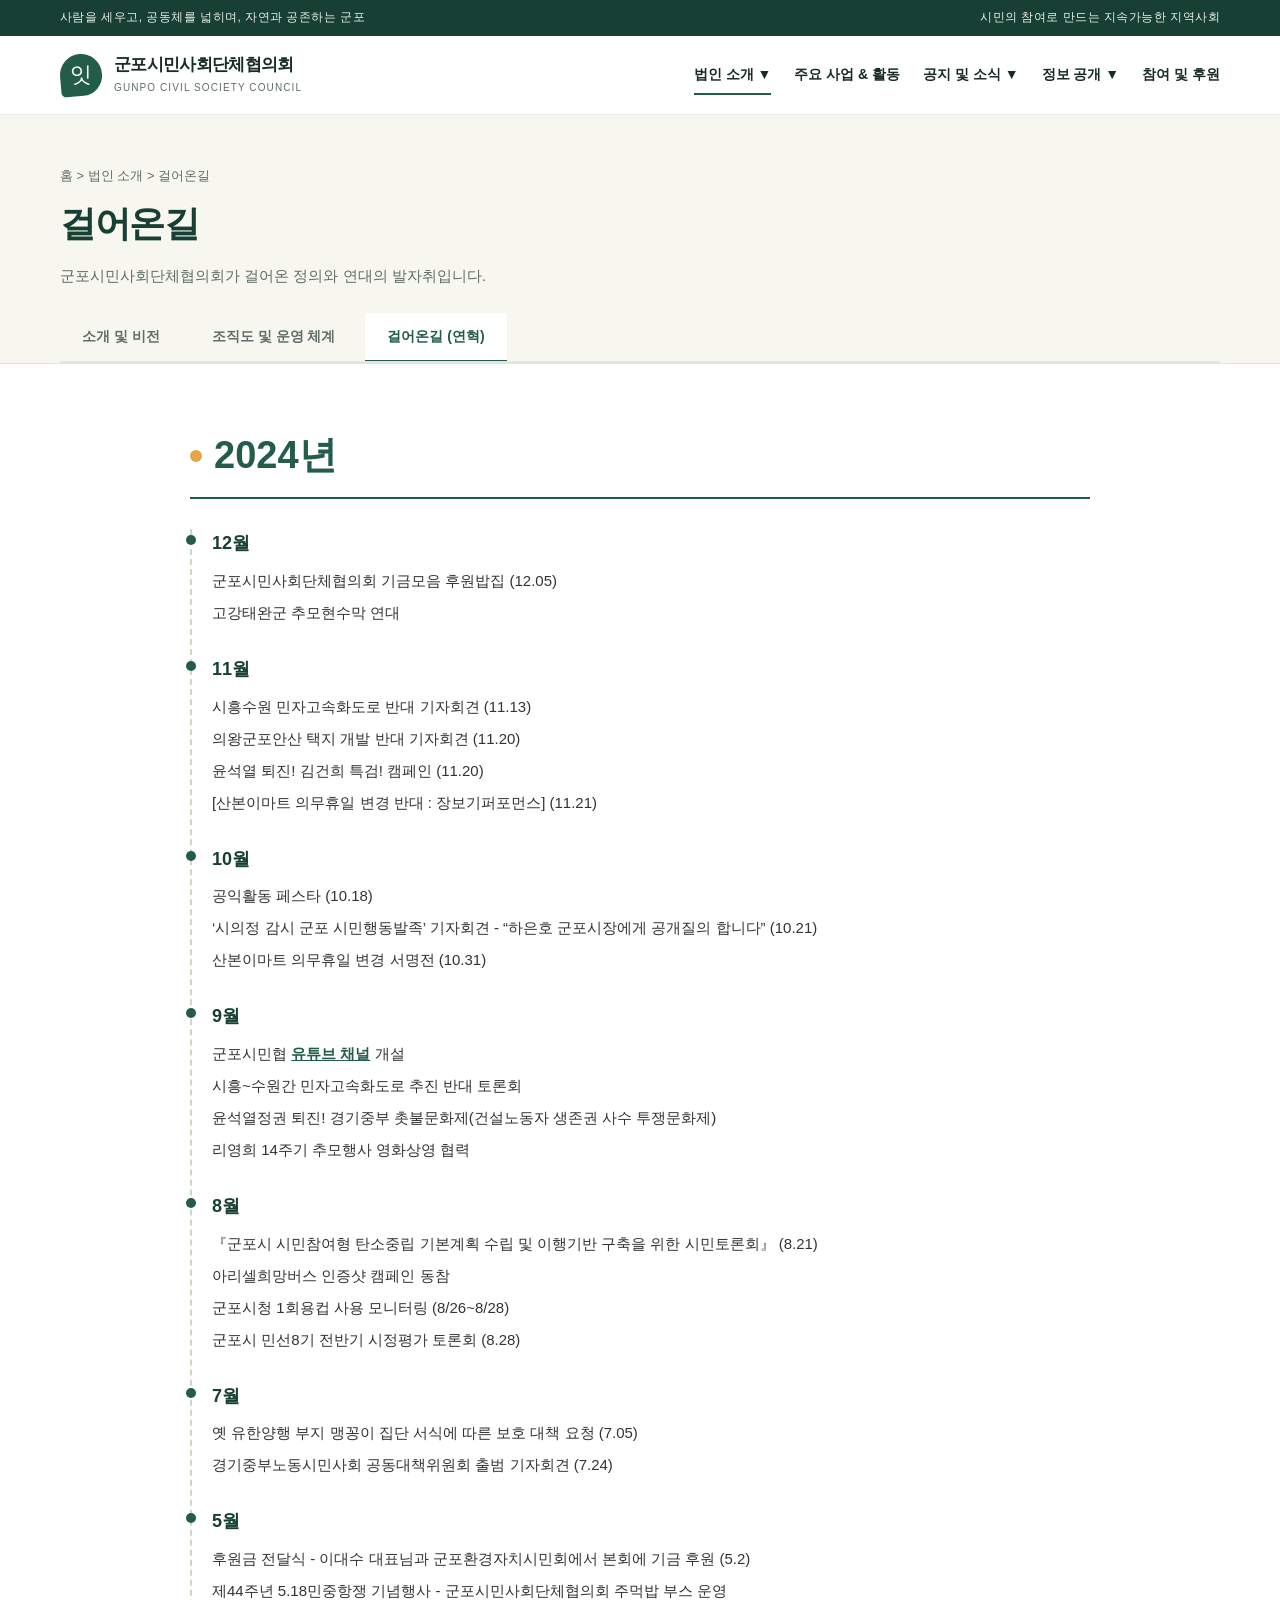
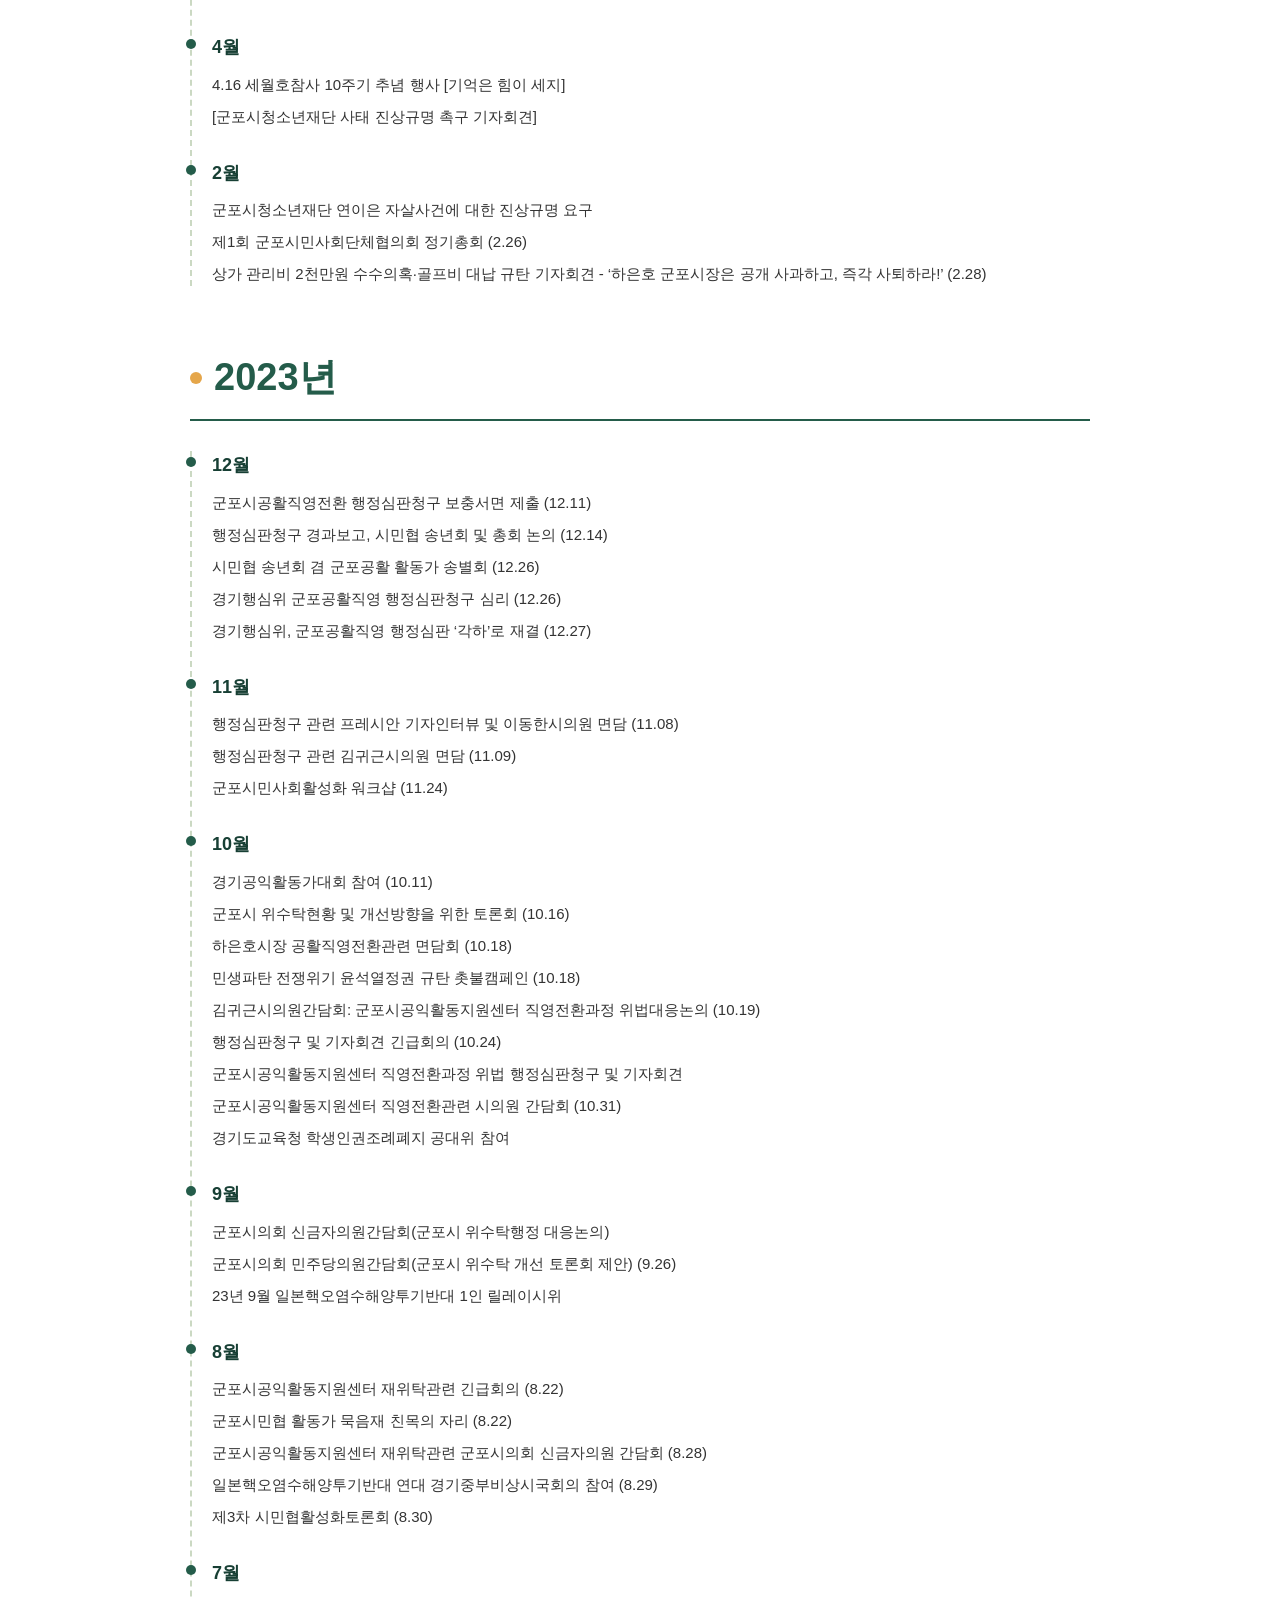
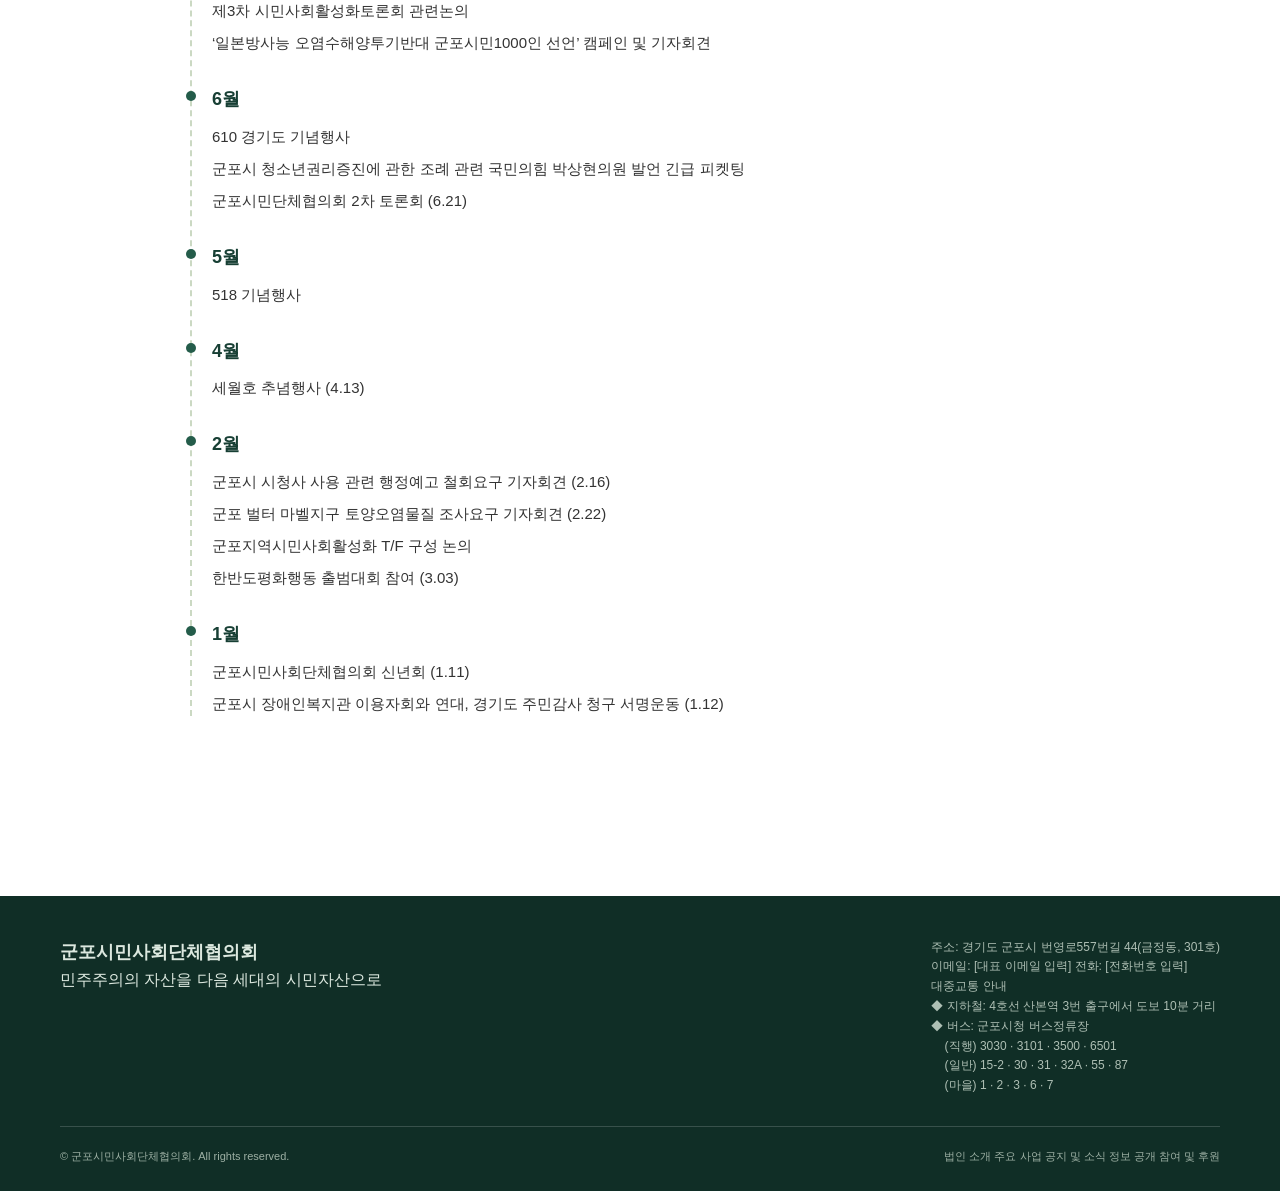
<file: history.html>
<!doctype html>
<html lang="ko">
<head>
  <meta charset="utf-8">
  <meta name="viewport" content="width=device-width, initial-scale=1">
  <meta name="description" content="군포시민사회단체협의회 - 걸어온길 (연혁)">
  <title>걸어온길 | 군포시민사회단체협의회</title>
  <style>
    :root {
      --ink: #172b28;
      --muted: #5e6d68;
      --green: #245c4a;
      --green-dark: #173f34;
      --lime: #d8e8a5;
      --cream: #f7f6ef;
      --paper: #fff;
      --line: #e2e6dc;
      --accent: #e5a64a;
      --max: 1160px;
    }
    * { box-sizing: border-box; }
    html { scroll-behavior: smooth; scroll-padding-top: 88px; }
    body { margin: 0; font-family: "Pretendard", "Noto Sans KR", -apple-system, BlinkMacSystemFont, "Segoe UI", sans-serif; color: var(--ink); line-height: 1.65; background: var(--paper); }
    a { color: inherit; text-decoration: none; }
    button { font: inherit; }
    .wrap { width: min(var(--max), calc(100% - 44px)); margin-inline: auto; }
    
    .topline { background: var(--green-dark); color: #e9f0e8; font-size: 12px; letter-spacing: .04em; }
    .topline .wrap { display:flex; justify-content:space-between; gap:16px; padding:8px 0; }
    header { position: sticky; top: 0; z-index: 20; background: rgba(255,255,255,.96); border-bottom: 1px solid rgba(23,63,52,.10); backdrop-filter: blur(12px); }
    .navrow { min-height: 78px; display:flex; align-items:center; justify-content:space-between; gap:28px; }
    .brand { display:flex; align-items:center; gap:12px; min-width: 240px; }
    .brandmark { display:grid; place-items:center; width:42px; height:42px; border-radius:50% 50% 48% 12%; background:var(--green); color:white; font-size:22px; transform:rotate(-5deg); }
    .brandmark span { transform:rotate(5deg); }
    .brand strong { display:block; font-size:17px; letter-spacing:-.04em; line-height:1.3; }
    .brand small { display:block; margin-top:4px; font-size:10px; color:var(--muted); letter-spacing:.11em; }
    
    /* PC 네비게이션 및 드롭다운 */
    nav { display:flex; align-items:center; gap:23px; }
    .nav-group { position: relative; }
    .navitem { position:relative; padding:27px 0; font-size:14px; font-weight:700; white-space:nowrap; display: inline-block; cursor: pointer; }
    .navitem::after { content:""; position:absolute; bottom:18px; left:0; width:0; height:2px; background:var(--green); transition:width .2s; }
    .nav-group:hover .navitem::after, .navitem.active::after { width:100%; }
    
    .dropdown {
      display: none; position: absolute; top: 100%; left: 0; background: #ffffff;
      min-width: 190px; box-shadow: 0 8px 20px rgba(0,0,0,0.08); border: 1px solid var(--line);
      border-radius: 4px; padding: 8px 0; z-index: 100;
    }
    .nav-group:hover .dropdown { display: block; }
    .dropdown a { display: block; padding: 10px 18px; font-size: 13px; font-weight: 600; color: var(--ink); transition: background 0.2s, color 0.2s; }
    .dropdown a:hover, .dropdown a.active { background: var(--cream); color: var(--green); }

    .nav-cta { padding:11px 17px; border-radius:4px; background:var(--green); color:white; font-size:13px; font-weight:700; white-space:nowrap; }
    .menu-toggle { display:none; border:1px solid var(--line); background:white; padding:8px 11px; border-radius:5px; cursor: pointer; }

    .page-header { background: var(--cream); padding: 50px 0 0; border-bottom: 1px solid var(--line); }
    .page-title-area { text-align: left; }
    .page-title-area .breadcrumb { font-size: 13px; color: var(--muted); margin-bottom: 8px; }
    .page-title-area h1 { margin: 0; font-size: 36px; color: var(--green-dark); letter-spacing: -.04em; }
    .page-title-area p { margin: 10px 0 0; color: var(--muted); font-size: 15px; }

    .sub-tabs { display: flex; gap: 8px; margin-top: 25px; border-bottom: 2px solid var(--line); overflow-x: auto; }
    .sub-tabs a { padding: 12px 22px; font-size: 14px; font-weight: 700; color: var(--muted); border-bottom: 3px solid transparent; margin-bottom: -2px; white-space: nowrap; }
    .sub-tabs a.active { color: var(--green); border-bottom-color: var(--green); background: #fff; border-radius: 4px 4px 0 0; }

    .section { padding: 60px 0; }
    
    .history-section { max-width: 900px; margin: 0 auto; }
    .year-block { margin-bottom: 60px; position: relative; }
    .year-title {
      font-size: 38px;
      font-weight: 800;
      color: var(--green);
      border-bottom: 2px solid var(--green);
      padding-bottom: 10px;
      margin-bottom: 30px;
      display: flex;
      align-items: center;
      gap: 12px;
    }
    .year-title::before {
      content: "";
      display: inline-block;
      width: 12px;
      height: 12px;
      background: var(--accent);
      border-radius: 50%;
    }

    .timeline { position: relative; padding-left: 20px; border-left: 2px dashed #cbd9c3; }
    .month-group { margin-bottom: 30px; position: relative; }
    .month-group::before {
      content: "";
      position: absolute;
      left: -26px;
      top: 6px;
      width: 10px;
      height: 10px;
      border-radius: 50%;
      background: var(--green);
    }
    .month-badge {
      font-size: 18px;
      font-weight: 800;
      color: var(--green-dark);
      margin-bottom: 10px;
    }
    .history-list { list-style: none; padding: 0; margin: 0; }
    .history-list li {
      position: relative;
      font-size: 15px;
      color: #333;
      margin-bottom: 8px;
      line-height: 1.6;
    }
    .history-list li a { color: var(--green); font-weight: 600; text-decoration: underline; }
    .history-list li a:hover { color: var(--green-dark); }

    footer { background:#102e26; color:#dce8df; padding:42px 0 26px; margin-top: 60px; }
    .footer-top { display:flex; justify-content:space-between; gap:30px; padding-bottom:30px; border-bottom:1px solid rgba(255,255,255,.17); }
    .footer-brand { font-size:18px; font-weight:800; }
    .footer-copy { max-width:520px; color:#aebfb4; font-size:12px; }
    .footer-bottom { display:flex; justify-content:space-between; gap:20px; padding-top:20px; color:#9db0a4; font-size:11px; }

    @media (max-width: 950px) {
      .navrow { min-height:70px; }
      nav { gap:13px; }
      .navitem { font-size:12px; }
      .nav-cta { display:none; }
    }

    @media (max-width: 740px) {
      .wrap { width:min(100% - 32px, var(--max)); }
      .topline .wrap { font-size:10px; }
      .navrow { flex-wrap:wrap; padding:13px 0; }
      .brand { min-width:0; }
      .brand strong { font-size:15px; }
      .menu-toggle { display:block; }
      
      nav { display:none; flex-basis:100%; flex-direction:column; align-items:stretch; gap:0; padding:4px 0 8px; }
      nav.open { display:flex; }
      
      .nav-group { width: 100%; }
      .navitem { padding:13px 4px; font-size:14px; border-top:1px solid var(--line); width:100%; display: flex; justify-content: space-between; align-items: center; }
      .navitem::after { display:none; }
      .navitem .arrow { font-size: 10px; transition: transform 0.2s; }
      .nav-group.open .navitem .arrow { transform: rotate(180deg); }
      
      .nav-group:hover .dropdown { display: none; }
      .dropdown { position: static; box-shadow: none; border: none; background: #f8f9f4; padding: 4px 0 8px 15px; width: 100%; border-radius: 0; }
      .nav-group.open .dropdown { display: block; }
      .footer-top, .footer-bottom { flex-direction:column; }
    }
  </style>
</head>
<body>
  <div class="topline">
    <div class="wrap"><span>사람을 세우고, 공동체를 넓히며, 자연과 공존하는 군포</span><span>시민의 참여로 만드는 지속가능한 지역사회</span></div>
  </div>
  
  <header>
    <div class="wrap navrow">
      <a class="brand" href="index.html" aria-label="군포시민사회단체협의회 홈">
        <span class="brandmark"><span>잇</span></span>
        <span><strong>군포시민사회단체협의회</strong><small>GUNPO CIVIL SOCIETY COUNCIL</small></span>
      </a>
      <button class="menu-toggle" type="button" aria-expanded="false" aria-controls="main-nav">메뉴 ☰</button>
      
      <nav id="main-nav" aria-label="주 메뉴">
        <div class="nav-group">
          <span class="navitem active">법인 소개 <span class="arrow">▼</span></span>
          <div class="dropdown">
            <a href="index.html#about">소개 및 비전</a>
            <a href="organization.html">조직도 및 운영 체계</a>
            <a href="history.html" class="active">걸어온길 (연혁)</a>
          </div>
        </div>
        <div class="nav-group">
          <a class="navitem" href="index.html#activities">주요 사업 &amp; 활동</a>
        </div>
        <div class="nav-group">
          <span class="navitem">공지 및 소식 <span class="arrow">▼</span></span>
          <div class="dropdown">
            <a href="notice.html">협의회 공지사항</a>
            <a href="statement.html">성명서 · 정책 제안</a>
            <a href="gallery.html">언론 보도 및 활동 갤러리</a>
          </div>
        </div>
        <div class="nav-group">
          <span class="navitem">정보 공개 <span class="arrow">▼</span></span>
          <div class="dropdown">
            <a href="info.html?tab=rules">정관 및 운영 규정</a>
            <a href="info.html?tab=donation">기부금 모금·집행 내역</a>
            <a href="info.html?tab=audit">결산 및 감사 보고서</a>
          </div>
        </div>
        <div class="nav-group">
          <a class="navitem" href="index.html#participate">참여 및 후원</a>
        </div>
      </nav>
         </div>
  </header>

  <section class="page-header">
    <div class="wrap">
      <div class="page-title-area">
        <div class="breadcrumb">홈 &gt; 법인 소개 &gt; 걸어온길</div>
        <h1>걸어온길</h1>
        <p>군포시민사회단체협의회가 걸어온 정의와 연대의 발자취입니다.</p>
      </div>
      <div class="sub-tabs">
        <a href="index.html#about">소개 및 비전</a>
        <a href="organization.html">조직도 및 운영 체계</a>
        <a href="history.html" class="active">걸어온길 (연혁)</a>
      </div>
    </div>
  </section>

  <main class="section">
    <div class="wrap history-section">

      <!-- 2024년 -->
      <div class="year-block">
        <div class="year-title">2024년</div>
        <div class="timeline">

          <div class="month-group">
            <div class="month-badge">12월</div>
            <ul class="history-list">
              <li>군포시민사회단체협의회 기금모음 후원밥집 (12.05)</li>
              <li>고강태완군 추모현수막 연대</li>
            </ul>
          </div>

          <div class="month-group">
            <div class="month-badge">11월</div>
            <ul class="history-list">
              <li>시흥수원 민자고속화도로 반대 기자회견 (11.13)</li>
              <li>의왕군포안산 택지 개발 반대 기자회견 (11.20)</li>
              <li>윤석열 퇴진! 김건희 특검! 캠페인 (11.20)</li>
              <li>[산본이마트 의무휴일 변경 반대 : 장보기퍼포먼스] (11.21)</li>
            </ul>
          </div>

          <div class="month-group">
            <div class="month-badge">10월</div>
            <ul class="history-list">
              <li>공익활동 페스타 (10.18)</li>
              <li>‘시의정 감시 군포 시민행동발족’ 기자회견 - “하은호 군포시장에게 공개질의 합니다” (10.21)</li>
              <li>산본이마트 의무휴일 변경 서명전 (10.31)</li>
            </ul>
          </div>

          <div class="month-group">
            <div class="month-badge">9월</div>
            <ul class="history-list">
              <li>군포시민협 <a href="https://www.youtube.com/channel/UCDsgbE-hwdsBlropMKbCDKA" target="_blank" rel="noopener">유튜브 채널</a> 개설</li>
              <li>시흥~수원간 민자고속화도로 추진 반대 토론회</li>
              <li>윤석열정권 퇴진! 경기중부 촛불문화제(건설노동자 생존권 사수 투쟁문화제)</li>
              <li>리영희 14주기 추모행사 영화상영 협력</li>
            </ul>
          </div>

          <div class="month-group">
            <div class="month-badge">8월</div>
            <ul class="history-list">
              <li>『군포시 시민참여형 탄소중립 기본계획 수립 및 이행기반 구축을 위한 시민토론회』 (8.21)</li>
              <li>아리셀희망버스 인증샷 캠페인 동참</li>
              <li>군포시청 1회용컵 사용 모니터링 (8/26~8/28)</li>
              <li>군포시 민선8기 전반기 시정평가 토론회 (8.28)</li>
            </ul>
          </div>

          <div class="month-group">
            <div class="month-badge">7월</div>
            <ul class="history-list">
              <li>옛 유한양행 부지 맹꽁이 집단 서식에 따른 보호 대책 요청 (7.05)</li>
              <li>경기중부노동시민사회 공동대책위원회 출범 기자회견 (7.24)</li>
            </ul>
          </div>

          <div class="month-group">
            <div class="month-badge">5월</div>
            <ul class="history-list">
              <li>후원금 전달식 - 이대수 대표님과 군포환경자치시민회에서 본회에 기금 후원 (5.2)</li>
              <li>제44주년 5.18민중항쟁 기념행사 - 군포시민사회단체협의회 주먹밥 부스 운영</li>
            </ul>
          </div>

          <div class="month-group">
            <div class="month-badge">4월</div>
            <ul class="history-list">
              <li>4.16 세월호참사 10주기 추념 행사 [기억은 힘이 세지]</li>
              <li>[군포시청소년재단 사태 진상규명 촉구 기자회견]</li>
            </ul>
          </div>

          <div class="month-group">
            <div class="month-badge">2월</div>
            <ul class="history-list">
              <li>군포시청소년재단 연이은 자살사건에 대한 진상규명 요구</li>
              <li>제1회 군포시민사회단체협의회 정기총회 (2.26)</li>
              <li>상가 관리비 2천만원 수수의혹·골프비 대납 규탄 기자회견 - ‘하은호 군포시장은 공개 사과하고, 즉각 사퇴하라!’ (2.28)</li>
            </ul>
          </div>

        </div>
      </div>

      <!-- 2023년 -->
      <div class="year-block">
        <div class="year-title">2023년</div>
        <div class="timeline">

          <div class="month-group">
            <div class="month-badge">12월</div>
            <ul class="history-list">
              <li>군포시공활직영전환 행정심판청구 보충서면 제출 (12.11)</li>
              <li>행정심판청구 경과보고, 시민협 송년회 및 총회 논의 (12.14)</li>
              <li>시민협 송년회 겸 군포공활 활동가 송별회 (12.26)</li>
              <li>경기행심위 군포공활직영 행정심판청구 심리 (12.26)</li>
              <li>경기행심위, 군포공활직영 행정심판 ‘각하’로 재결 (12.27)</li>
            </ul>
          </div>

          <div class="month-group">
            <div class="month-badge">11월</div>
            <ul class="history-list">
              <li>행정심판청구 관련 프레시안 기자인터뷰 및 이동한시의원 면담 (11.08)</li>
              <li>행정심판청구 관련 김귀근시의원 면담 (11.09)</li>
              <li>군포시민사회활성화 워크샵 (11.24)</li>
            </ul>
          </div>

          <div class="month-group">
            <div class="month-badge">10월</div>
            <ul class="history-list">
              <li>경기공익활동가대회 참여 (10.11)</li>
              <li>군포시 위수탁현황 및 개선방향을 위한 토론회 (10.16)</li>
              <li>하은호시장 공활직영전환관련 면담회 (10.18)</li>
              <li>민생파탄 전쟁위기 윤석열정권 규탄 촛불캠페인 (10.18)</li>
              <li>김귀근시의원간담회: 군포시공익활동지원센터 직영전환과정 위법대응논의 (10.19)</li>
              <li>행정심판청구 및 기자회견 긴급회의 (10.24)</li>
              <li>군포시공익활동지원센터 직영전환과정 위법 행정심판청구 및 기자회견</li>
              <li>군포시공익활동지원센터 직영전환관련 시의원 간담회 (10.31)</li>
              <li>경기도교육청 학생인권조례폐지 공대위 참여</li>
            </ul>
          </div>

          <div class="month-group">
            <div class="month-badge">9월</div>
            <ul class="history-list">
              <li>군포시의회 신금자의원간담회(군포시 위수탁행정 대응논의)</li>
              <li>군포시의회 민주당의원간담회(군포시 위수탁 개선 토론회 제안) (9.26)</li>
              <li>23년 9월 일본핵오염수해양투기반대 1인 릴레이시위</li>
            </ul>
          </div>

          <div class="month-group">
            <div class="month-badge">8월</div>
            <ul class="history-list">
              <li>군포시공익활동지원센터 재위탁관련 긴급회의 (8.22)</li>
              <li>군포시민협 활동가 묵음재 친목의 자리 (8.22)</li>
              <li>군포시공익활동지원센터 재위탁관련 군포시의회 신금자의원 간담회 (8.28)</li>
              <li>일본핵오염수해양투기반대 연대 경기중부비상시국회의 참여 (8.29)</li>
              <li>제3차 시민협활성화토론회 (8.30)</li>
            </ul>
          </div>

          <div class="month-group">
            <div class="month-badge">7월</div>
            <ul class="history-list">
              <li>제3차 시민사회활성화토론회 관련논의</li>
              <li>‘일본방사능 오염수해양투기반대 군포시민1000인 선언’ 캠페인 및 기자회견</li>
            </ul>
          </div>

          <div class="month-group">
            <div class="month-badge">6월</div>
            <ul class="history-list">
              <li>610 경기도 기념행사</li>
              <li>군포시 청소년권리증진에 관한 조례 관련 국민의힘 박상현의원 발언 긴급 피켓팅</li>
              <li>군포시민단체협의회 2차 토론회 (6.21)</li>
            </ul>
          </div>

          <div class="month-group">
            <div class="month-badge">5월</div>
            <ul class="history-list">
              <li>518 기념행사</li>
            </ul>
          </div>

          <div class="month-group">
            <div class="month-badge">4월</div>
            <ul class="history-list">
              <li>세월호 추념행사 (4.13)</li>
            </ul>
          </div>

          <div class="month-group">
            <div class="month-badge">2월</div>
            <ul class="history-list">
              <li>군포시 시청사 사용 관련 행정예고 철회요구 기자회견 (2.16)</li>
              <li>군포 벌터 마벨지구 토양오염물질 조사요구 기자회견 (2.22)</li>
              <li>군포지역시민사회활성화 T/F 구성 논의</li>
              <li>한반도평화행동 출범대회 참여 (3.03)</li>
            </ul>
          </div>

          <div class="month-group">
            <div class="month-badge">1월</div>
            <ul class="history-list">
              <li>군포시민사회단체협의회 신년회 (1.11)</li>
              <li>군포시 장애인복지관 이용자회와 연대, 경기도 주민감사 청구 서명운동 (1.12)</li>
            </ul>
          </div>

        </div>
      </div>

    </div>
  </main>

  <footer>
    <div class="wrap">
      <div class="footer-top">
        <div>
          <div class="footer-brand">군포시민사회단체협의회</div>
          <div class="notice">민주주의의 자산을 다음 세대의 시민자산으로</div>
        </div>
        <div class="footer-copy">
          주소: 경기도 군포시 번영로557번길 44(금정동, 301호)<br>
          이메일: [대표 이메일 입력] 전화: [전화번호 입력]<br>
          대중교통 안내<br>
          ◆ 지하철: 4호선 산본역 3번 출구에서 도보 10분 거리<br>
          ◆ 버스: 군포시청 버스정류장<br>
          &nbsp;&nbsp;&nbsp;&nbsp;(직행) 3030 · 3101 · 3500 · 6501<br>
          &nbsp;&nbsp;&nbsp;&nbsp;(일반) 15-2 · 30 · 31 · 32A · 55 · 87<br>
          &nbsp;&nbsp;&nbsp;&nbsp;(마을) 1 · 2 · 3 · 6 · 7
        </div>
      </div>
      <div class="footer-bottom">
        <span>© 군포시민사회단체협의회. All rights reserved.</span>
        <span>법인 소개  주요 사업  공지 및 소식  정보 공개  참여 및 후원</span>
      </div>
    </div>
  </footer>

  <script>
    const toggle = document.querySelector('.menu-toggle');
    const nav = document.querySelector('#main-nav');
    if (toggle && nav) {
      toggle.addEventListener('click', () => {
        const opened = nav.classList.toggle('open');
        toggle.setAttribute('aria-expanded', String(opened));
      });
    }

    const navGroups = document.querySelectorAll('.nav-group');
    navGroups.forEach(group => {
      const item = group.querySelector('.navitem');
      const dropdown = group.querySelector('.dropdown');
      if (dropdown && item) {
        item.addEventListener('click', (e) => {
          if (window.innerWidth <= 740) {
            e.preventDefault();
            navGroups.forEach(otherGroup => {
              if (otherGroup !== group) otherGroup.classList.remove('open');
            });
            group.classList.toggle('open');
          }
        });
      }
    });

    if (nav) {
      nav.querySelectorAll('.dropdown a, a.navitem').forEach(link => {
        link.addEventListener('click', () => {
          nav.classList.remove('open');
          if (toggle) toggle.setAttribute('aria-expanded', 'false');
        });
      });
    }
  </script>
</body>
</html>
</file>
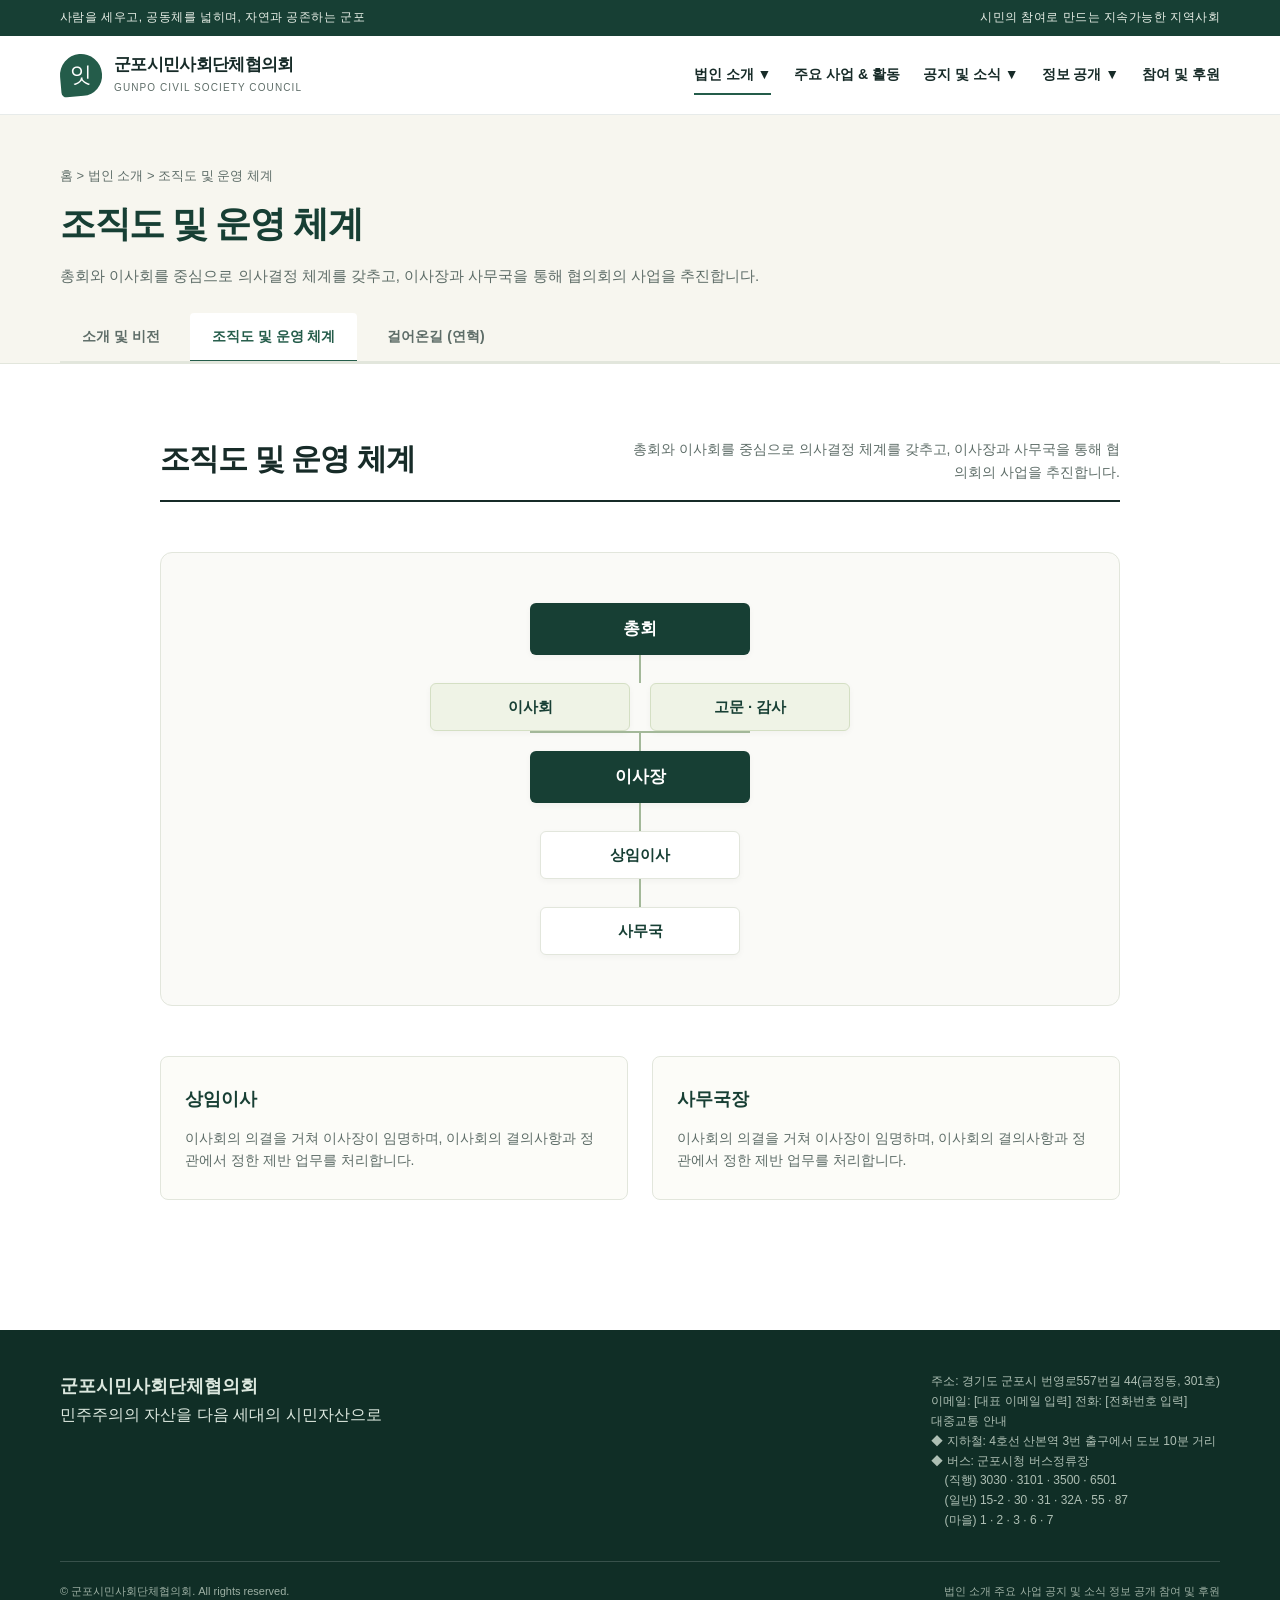
<file: organization.html>
<!doctype html>
<html lang="ko">
<head>
  <meta charset="utf-8">
  <meta name="viewport" content="width=device-width, initial-scale=1">
  <meta name="description" content="군포시민사회단체협의회 - 조직도 및 운영 체계">
  <title>조직도 및 운영 체계 | 군포시민사회단체협의회</title>
  <style>
    :root {
      --ink: #172b28;
      --muted: #5e6d68;
      --green: #245c4a;
      --green-dark: #173f34;
      --lime: #d8e8a5;
      --cream: #f7f6ef;
      --paper: #fff;
      --line: #e2e6dc;
      --accent: #e5a64a;
      --max: 1160px;
    }
    * { box-sizing: border-box; }
    html { scroll-behavior: smooth; scroll-padding-top: 88px; }
    body { margin: 0; font-family: "Pretendard", "Noto Sans KR", -apple-system, BlinkMacSystemFont, "Segoe UI", sans-serif; color: var(--ink); line-height: 1.65; background: var(--paper); }
    a { color: inherit; text-decoration: none; }
    button { font: inherit; }
    .wrap { width: min(var(--max), calc(100% - 44px)); margin-inline: auto; }
    
    .topline { background: var(--green-dark); color: #e9f0e8; font-size: 12px; letter-spacing: .04em; }
    .topline .wrap { display:flex; justify-content:space-between; gap:16px; padding:8px 0; }
    header { position: sticky; top: 0; z-index: 20; background: rgba(255,255,255,.96); border-bottom: 1px solid rgba(23,63,52,.10); backdrop-filter: blur(12px); }
    .navrow { min-height: 78px; display:flex; align-items:center; justify-content:space-between; gap:28px; }
    .brand { display:flex; align-items:center; gap:12px; min-width: 240px; }
    .brandmark { display:grid; place-items:center; width:42px; height:42px; border-radius:50% 50% 48% 12%; background:var(--green); color:white; font-size:22px; transform:rotate(-5deg); }
    .brandmark span { transform:rotate(5deg); }
    .brand strong { display:block; font-size:17px; letter-spacing:-.04em; line-height:1.3; }
    .brand small { display:block; margin-top:4px; font-size:10px; color:var(--muted); letter-spacing:.11em; }
    
    /* PC 네비게이션 및 드롭다운 */
    nav { display:flex; align-items:center; gap:23px; }
    .nav-group { position: relative; }
    .navitem { position:relative; padding:27px 0; font-size:14px; font-weight:700; white-space:nowrap; display: inline-block; cursor: pointer; }
    .navitem::after { content:""; position:absolute; bottom:18px; left:0; width:0; height:2px; background:var(--green); transition:width .2s; }
    .nav-group:hover .navitem::after, .navitem.active::after { width:100%; }
    
    .dropdown {
      display: none; position: absolute; top: 100%; left: 0; background: #ffffff;
      min-width: 190px; box-shadow: 0 8px 20px rgba(0,0,0,0.08); border: 1px solid var(--line);
      border-radius: 4px; padding: 8px 0; z-index: 100;
    }
    .nav-group:hover .dropdown { display: block; }
    .dropdown a { display: block; padding: 10px 18px; font-size: 13px; font-weight: 600; color: var(--ink); transition: background 0.2s, color 0.2s; }
    .dropdown a:hover, .dropdown a.active { background: var(--cream); color: var(--green); }

    .nav-cta { padding:11px 17px; border-radius:4px; background:var(--green); color:white; font-size:13px; font-weight:700; white-space:nowrap; }
    .menu-toggle { display:none; border:1px solid var(--line); background:white; padding:8px 11px; border-radius:5px; cursor: pointer; }

    .page-header { background: var(--cream); padding: 50px 0 0; border-bottom: 1px solid var(--line); }
    .page-title-area { text-align: left; }
    .page-title-area .breadcrumb { font-size: 13px; color: var(--muted); margin-bottom: 8px; }
    .page-title-area h1 { margin: 0; font-size: 36px; color: var(--green-dark); letter-spacing: -.04em; }
    .page-title-area p { margin: 10px 0 0; color: var(--muted); font-size: 15px; }

    .sub-tabs { display: flex; gap: 8px; margin-top: 25px; border-bottom: 2px solid var(--line); overflow-x: auto; }
    .sub-tabs a { padding: 12px 22px; font-size: 14px; font-weight: 700; color: var(--muted); border-bottom: 3px solid transparent; margin-bottom: -2px; white-space: nowrap; }
    .sub-tabs a.active { color: var(--green); border-bottom-color: var(--green); background: #fff; border-radius: 4px 4px 0 0; }

    .section { padding: 70px 0; }
    .org-container { max-width: 960px; margin: 0 auto; }
    
    .section-title-wrap {
      display: flex;
      justify-content: space-between;
      align-items: flex-end;
      margin-bottom: 50px;
      border-bottom: 2px solid var(--ink);
      padding-bottom: 16px;
    }
    .section-title-wrap h2 {
      margin: 0;
      font-size: 30px;
      font-weight: 800;
      color: var(--ink);
      letter-spacing: -.03em;
    }
    .section-title-wrap p {
      margin: 0;
      font-size: 14px;
      color: var(--muted);
      max-width: 500px;
      text-align: right;
    }

    .org-chart-wrapper {
      background: #fafaf7;
      border: 1px solid var(--line);
      border-radius: 12px;
      padding: 50px 20px;
      margin-bottom: 50px;
      display: flex;
      flex-direction: column;
      align-items: center;
    }

    .org-node {
      display: flex;
      align-items: center;
      justify-content: center;
      font-weight: 700;
      border-radius: 6px;
      box-shadow: 0 2px 6px rgba(0,0,0,0.04);
      transition: transform 0.2s;
    }
    .org-node:hover {
      transform: translateY(-2px);
    }

    .node-primary {
      background: var(--green-dark);
      color: #ffffff;
      font-size: 17px;
      width: 220px;
      height: 52px;
    }

    .node-secondary {
      background: #eff3e6;
      color: var(--green-dark);
      border: 1px solid #d4dfc4;
      font-size: 15px;
      width: 200px;
      height: 48px;
    }

    .node-outline {
      background: #ffffff;
      color: var(--green-dark);
      border: 1px solid var(--line);
      font-size: 15px;
      width: 200px;
      height: 48px;
    }

    .v-line {
      width: 2px;
      height: 28px;
      background-color: #a3b899;
    }

    .level-row {
      display: flex;
      justify-content: center;
      gap: 20px;
      position: relative;
    }

    .dual-branch-container {
      display: flex;
      flex-direction: column;
      align-items: center;
      position: relative;
      width: 100%;
    }

    .horizontal-connector {
      position: relative;
      width: 220px;
      height: 20px;
      display: flex;
      justify-content: center;
    }
    .horizontal-connector::before {
      content: "";
      position: absolute;
      top: 0;
      left: 0;
      right: 0;
      height: 2px;
      background-color: #a3b899;
    }
    .horizontal-connector::after {
      content: "";
      position: absolute;
      top: 0;
      left: 50%;
      width: 2px;
      height: 100%;
      background-color: #a3b899;
      transform: translateX(-50%);
    }

    .org-details-grid {
      display: grid;
      grid-template-columns: repeat(2, 1fr);
      gap: 24px;
    }

    .detail-card {
      background: #fcfcf8;
      border: 1px solid var(--line);
      border-radius: 8px;
      padding: 28px 24px;
    }
    .detail-card h3 {
      margin: 0 0 12px 0;
      font-size: 18px;
      font-weight: 800;
      color: var(--green-dark);
    }
    .detail-card p {
      margin: 0;
      font-size: 14px;
      color: var(--muted);
      line-height: 1.6;
    }

    footer { background:#102e26; color:#dce8df; padding:42px 0 26px; margin-top: 60px; }
    .footer-top { display:flex; justify-content:space-between; gap:30px; padding-bottom:30px; border-bottom:1px solid rgba(255,255,255,.17); }
    .footer-brand { font-size:18px; font-weight:800; }
    .footer-copy { max-width:520px; color:#aebfb4; font-size:12px; }
    .footer-bottom { display:flex; justify-content:space-between; gap:20px; padding-top:20px; color:#9db0a4; font-size:11px; }

    @media (max-width: 950px) {
      .navrow { min-height:70px; }
      nav { gap:13px; }
      .navitem { font-size:12px; }
      .nav-cta { display:none; }
    }

    @media (max-width: 740px) {
      .wrap { width:min(100% - 32px, var(--max)); }
      .topline .wrap { font-size:10px; }
      .navrow { flex-wrap:wrap; padding:13px 0; }
      .brand { min-width:0; }
      .brand strong { font-size:15px; }
      .menu-toggle { display:block; }
      
      nav { display:none; flex-basis:100%; flex-direction:column; align-items:stretch; gap:0; padding:4px 0 8px; }
      nav.open { display:flex; }
      
      .nav-group { width: 100%; }
      .navitem { padding:13px 4px; font-size:14px; border-top:1px solid var(--line); width:100%; display: flex; justify-content: space-between; align-items: center; }
      .navitem::after { display:none; }
      .navitem .arrow { font-size: 10px; transition: transform 0.2s; }
      .nav-group.open .navitem .arrow { transform: rotate(180deg); }
      
      .nav-group:hover .dropdown { display: none; }
      .dropdown { position: static; box-shadow: none; border: none; background: #f8f9f4; padding: 4px 0 8px 15px; width: 100%; border-radius: 0; }
      .nav-group.open .dropdown { display: block; }
      
      .section-title-wrap { flex-direction: column; align-items: flex-start; gap: 10px; }
      .section-title-wrap p { text-align: left; }

      .level-row { flex-direction: column; gap: 12px; align-items: center; }
      .horizontal-connector { display: none; }
      
      .org-details-grid { grid-template-columns: 1fr; }
      .footer-top, .footer-bottom { flex-direction:column; }
    }
  </style>
</head>
<body>
  <div class="topline">
    <div class="wrap"><span>사람을 세우고, 공동체를 넓히며, 자연과 공존하는 군포</span><span>시민의 참여로 만드는 지속가능한 지역사회</span></div>
  </div>
  
  <header>
    <div class="wrap navrow">
      <a class="brand" href="index.html" aria-label="군포시민사회단체협의회 홈">
        <span class="brandmark"><span>잇</span></span>
        <span><strong>군포시민사회단체협의회</strong><small>GUNPO CIVIL SOCIETY COUNCIL</small></span>
      </a>
      <button class="menu-toggle" type="button" aria-expanded="false" aria-controls="main-nav">메뉴 ☰</button>
      
      <nav id="main-nav" aria-label="주 메뉴">
        <div class="nav-group">
          <span class="navitem active">법인 소개 <span class="arrow">▼</span></span>
          <div class="dropdown">
            <a href="index.html#about">소개 및 비전</a>
            <a href="organization.html" class="active">조직도 및 운영 체계</a>
            <a href="history.html">걸어온길 (연혁)</a>
          </div>
        </div>
        <div class="nav-group">
          <a class="navitem" href="index.html#activities">주요 사업 &amp; 활동</a>
        </div>
        <div class="nav-group">
          <span class="navitem">공지 및 소식 <span class="arrow">▼</span></span>
          <div class="dropdown">
            <a href="notice.html">협의회 공지사항</a>
            <a href="statement.html">성명서 · 정책 제안</a>
            <a href="gallery.html">언론 보도 및 활동 갤러리</a>
          </div>
        </div>
        <div class="nav-group">
          <span class="navitem">정보 공개 <span class="arrow">▼</span></span>
          <div class="dropdown">
            <a href="info.html?tab=rules">정관 및 운영 규정</a>
            <a href="info.html?tab=donation">기부금 모금·집행 내역</a>
            <a href="info.html?tab=audit">결산 및 감사 보고서</a>
          </div>
        </div>
        <div class="nav-group">
          <a class="navitem" href="index.html#participate">참여 및 후원</a>
        </div>
      </nav>
          </div>
  </header>

  <section class="page-header">
    <div class="wrap">
      <div class="page-title-area">
        <div class="breadcrumb">홈 &gt; 법인 소개 &gt; 조직도 및 운영 체계</div>
        <h1>조직도 및 운영 체계</h1>
        <p>총회와 이사회를 중심으로 의사결정 체계를 갖추고, 이사장과 사무국을 통해 협의회의 사업을 추진합니다.</p>
      </div>
      <div class="sub-tabs">
        <a href="index.html#about">소개 및 비전</a>
        <a href="organization.html" class="active">조직도 및 운영 체계</a>
        <a href="history.html">걸어온길 (연혁)</a>
      </div>
    </div>
  </section>

  <main class="section">
    <div class="wrap org-container">

      <div class="section-title-wrap">
        <h2>조직도 및 운영 체계</h2>
        <p>총회와 이사회를 중심으로 의사결정 체계를 갖추고, 이사장과 사무국을 통해 협의회의 사업을 추진합니다.</p>
      </div>

      <div class="org-chart-wrapper">
        <div class="org-node node-primary">총회</div>

        <div class="v-line"></div>

        <div class="dual-branch-container">
          <div class="level-row">
            <div class="org-node node-secondary">이사회</div>
            <div class="org-node node-secondary">고문 · 감사</div>
          </div>
          <div class="horizontal-connector"></div>
        </div>

        <div class="org-node node-primary">이사장</div>

        <div class="v-line"></div>

        <div class="org-node node-outline">상임이사</div>

        <div class="v-line"></div>

        <div class="org-node node-outline">사무국</div>
      </div>

      <div class="org-details-grid">
        <div class="detail-card">
          <h3>상임이사</h3>
          <p>이사회의 의결을 거쳐 이사장이 임명하며, 이사회의 결의사항과 정관에서 정한 제반 업무를 처리합니다.</p>
        </div>
        <div class="detail-card">
          <h3>사무국장</h3>
          <p>이사회의 의결을 거쳐 이사장이 임명하며, 이사회의 결의사항과 정관에서 정한 제반 업무를 처리합니다.</p>
        </div>
      </div>

    </div>
  </main>

  <footer>
    <div class="wrap">
      <div class="footer-top">
        <div>
          <div class="footer-brand">군포시민사회단체협의회</div>
          <div class="notice">민주주의의 자산을 다음 세대의 시민자산으로</div>
        </div>
        <div class="footer-copy">
          주소: 경기도 군포시 번영로557번길 44(금정동, 301호)<br>
          이메일: [대표 이메일 입력] 전화: [전화번호 입력]<br>
          대중교통 안내<br>
          ◆ 지하철: 4호선 산본역 3번 출구에서 도보 10분 거리<br>
          ◆ 버스: 군포시청 버스정류장<br>
          &nbsp;&nbsp;&nbsp;&nbsp;(직행) 3030 · 3101 · 3500 · 6501<br>
          &nbsp;&nbsp;&nbsp;&nbsp;(일반) 15-2 · 30 · 31 · 32A · 55 · 87<br>
          &nbsp;&nbsp;&nbsp;&nbsp;(마을) 1 · 2 · 3 · 6 · 7
        </div>
      </div>
      <div class="footer-bottom">
        <span>© 군포시민사회단체협의회. All rights reserved.</span>
        <span>법인 소개  주요 사업  공지 및 소식  정보 공개  참여 및 후원</span>
      </div>
    </div>
  </footer>

  <script>
    const toggle = document.querySelector('.menu-toggle');
    const nav = document.querySelector('#main-nav');
    if (toggle && nav) {
      toggle.addEventListener('click', () => {
        const opened = nav.classList.toggle('open');
        toggle.setAttribute('aria-expanded', String(opened));
      });
    }

    const navGroups = document.querySelectorAll('.nav-group');
    navGroups.forEach(group => {
      const item = group.querySelector('.navitem');
      const dropdown = group.querySelector('.dropdown');
      if (dropdown && item) {
        item.addEventListener('click', (e) => {
          if (window.innerWidth <= 740) {
            e.preventDefault();
            navGroups.forEach(otherGroup => {
              if (otherGroup !== group) otherGroup.classList.remove('open');
            });
            group.classList.toggle('open');
          }
        });
      }
    });

    if (nav) {
      nav.querySelectorAll('.dropdown a, a.navitem').forEach(link => {
        link.addEventListener('click', () => {
          nav.classList.remove('open');
          if (toggle) toggle.setAttribute('aria-expanded', 'false');
        });
      });
    }
  </script>
</body>
</html>
</file>
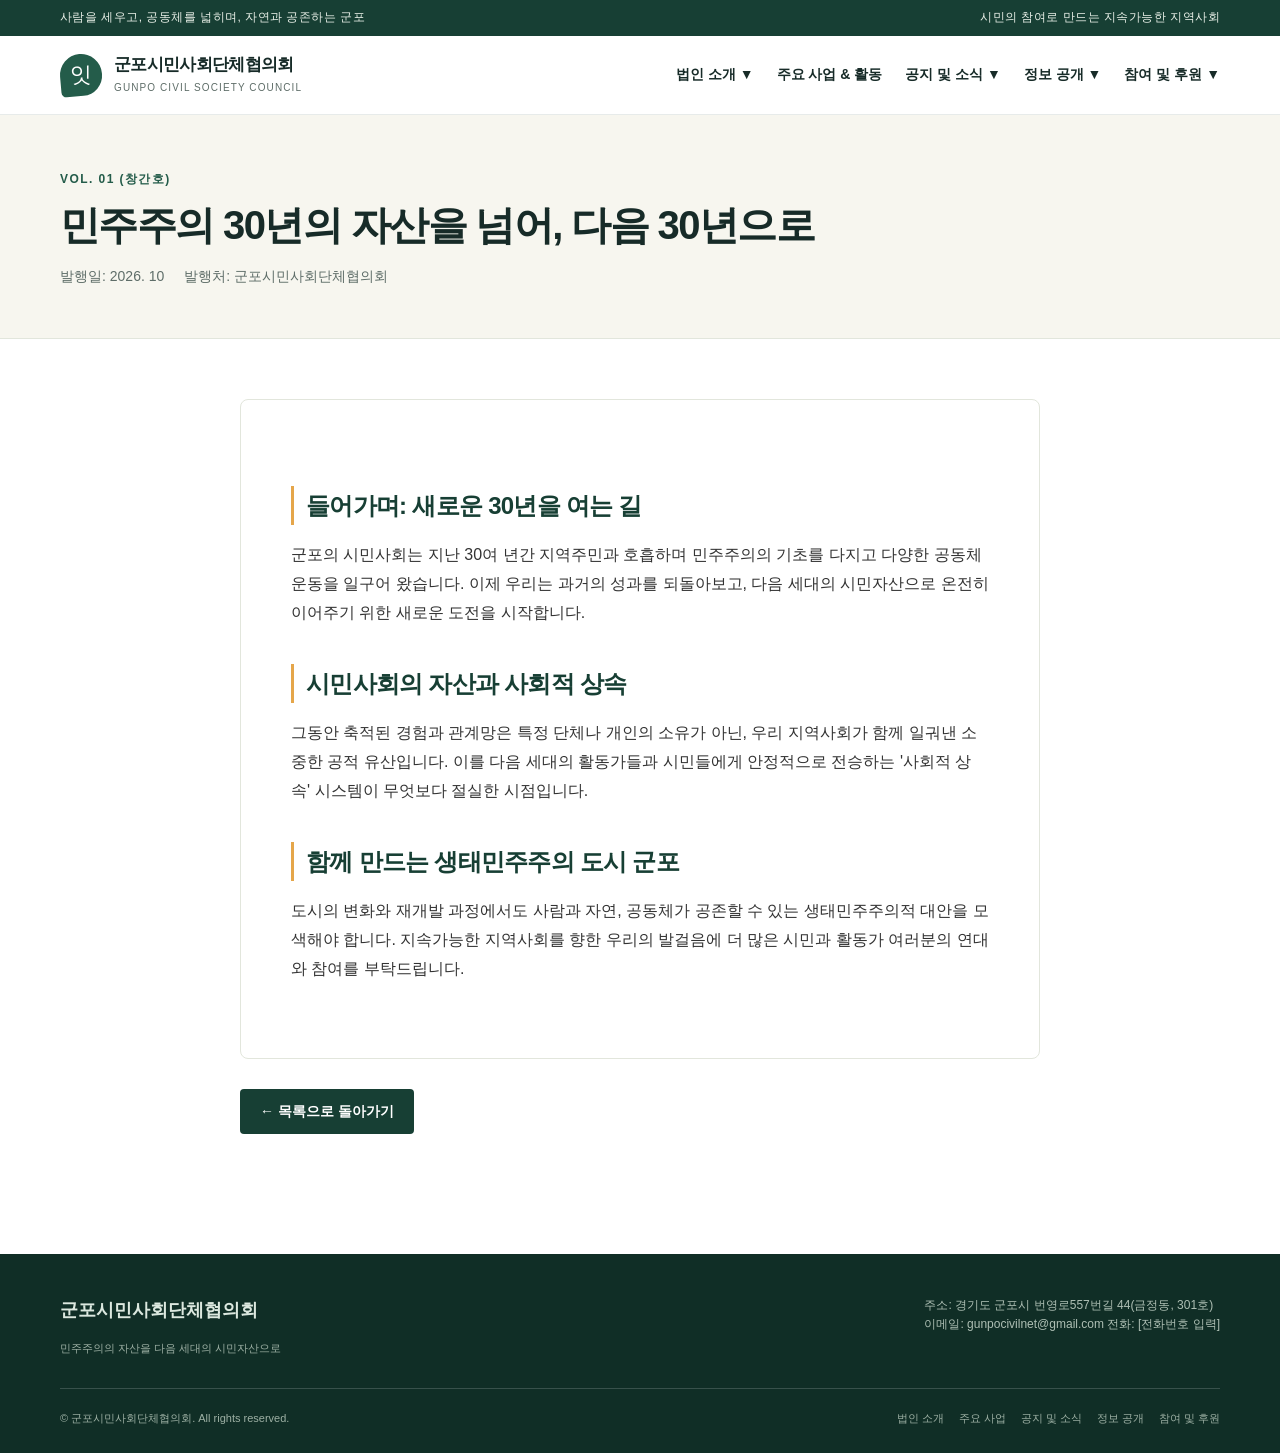
<file: webzine-view.html>
<!doctype html>
<html lang="ko">
<head>
  <meta charset="utf-8">
  <meta name="viewport" content="width=device-width, initial-scale=1">
  <meta name="description" content="군포시민사회단체협의회 - 웹진 상세 보기">
  <title>웹진 상세 : 군포시민사회단체협의회</title>
  <style>
    :root {
      --ink: #172b28;
      --muted: #5e6d68;
      --green: #245c4a;
      --green-dark: #173f34;
      --lime: #d8e8a5;
      --cream: #f7f6ef;
      --paper: #fff;
      --line: #e2e6dc;
      --accent: #e5a64a;
      --max: 1160px;
    }
    * { box-sizing: border-box; }
    html { scroll-behavior: smooth; scroll-padding-top: 88px; }
    body { margin: 0; font-family: "Pretendard", "Noto Sans KR", -apple-system, BlinkMacSystemFont, "Segoe UI", sans-serif; color: var(--ink); line-height: 1.65; background: var(--paper); }
    a { color: inherit; text-decoration: none; }
    button { font: inherit; }
    .wrap { width: min(var(--max), calc(100% - 44px)); margin-inline: auto; }
    
    /* 상단 공통 네비게이션 스타일 (성명서/메인과 완전 통일) */
    .topline { background: var(--green-dark); color: #e9f0e8; font-size: 12px; letter-spacing: .04em; }
    .topline .wrap { display:flex; justify-content:space-between; gap:16px; padding:8px 0; }
    header { position: sticky; top: 0; z-index: 20; background: rgba(255,255,255,.96); border-bottom: 1px solid rgba(23,63,52,.10); backdrop-filter: blur(12px); }
    .navrow { min-height: 78px; display:flex; align-items:center; justify-content:space-between; gap:28px; }
    .brand { display:flex; align-items:center; gap:12px; min-width: 240px; }
    .brandmark { display:grid; place-items:center; width:42px; height:42px; border-radius:50% 50% 48% 12%; background:var(--green); color:white; font-size:22px; transform:rotate(-5deg); }
    .brandmark span { transform:rotate(5deg); }
    .brand strong { display:block; font-size:17px; letter-spacing:-.04em; line-height:1.3; }
    .brand small { display:block; margin-top:4px; font-size:10px; color:var(--muted); letter-spacing:.11em; }
    
    /* PC 네비게이션 및 드롭다운 */
    nav { display:flex; align-items:center; gap:23px; }
    .nav-group { position: relative; }
    .navitem { position:relative; padding:27px 0; font-size:14px; font-weight:700; white-space:nowrap; display: inline-block; cursor: pointer; }
    .navitem::after { content:""; position:absolute; bottom:18px; left:0; width:0; height:2px; background:var(--green); transition:width .2s; }
    .nav-group:hover .navitem::after, .navitem:hover::after, .navitem:focus-visible::after { width:100%; }
    
    .dropdown {
      display: none;
      position: absolute;
      top: 100%;
      left: 0;
      background: #ffffff;
      min-width: 190px;
      box-shadow: 0 8px 20px rgba(0,0,0,0.08);
      border: 1px solid var(--line);
      border-radius: 4px;
      padding: 8px 0;
      z-index: 100;
    }
    .nav-group:hover .dropdown { display: block; }
    .dropdown a {
      display: block;
      padding: 10px 18px;
      font-size: 13px;
      font-weight: 600;
      color: var(--ink);
      transition: background 0.2s, color 0.2s;
    }
    .dropdown a:hover {
      background: var(--cream);
      color: var(--green);
    }
    .menu-toggle { display:none; border:1px solid var(--line); background:white; padding:8px 11px; border-radius:5px; cursor: pointer; }

    /* 페이지 타이틀 섹션 */
    .page-header { background: var(--cream); border-bottom: 1px solid var(--line); padding: 50px 0; }
    .page-header .vol-tag { color: var(--green); font-size: 12px; font-weight: 800; letter-spacing: .12em; text-transform: uppercase; margin-bottom: 10px; display: inline-block; }
    .page-header h1 { margin: 0 0 12px; font-size: clamp(28px, 3.5vw, 40px); letter-spacing: -.04em; line-height: 1.25; }
    .page-header .meta-info { display: flex; gap: 20px; color: var(--muted); font-size: 14px; margin-top: 15px; }

    /* 웹진 상세 본문 영역 스타일 */
    .content-section { padding: 60px 0; }
    .webzine-article { max-width: 800px; margin: 0 auto; background: white; border: 1px solid var(--line); padding: 50px; border-radius: 8px; }
    .webzine-article h2 { font-size: 24px; color: var(--green-dark); margin-top: 36px; margin-bottom: 16px; letter-spacing: -.03em; border-left: 3px solid var(--accent); padding-left: 12px; }
    .webzine-article p { font-size: 16px; color: #333; line-height: 1.8; margin-bottom: 24px; }
    
    /* 목록으로 돌아가기 버튼 박스 */
    .btn-wrap { max-width: 800px; margin: 30px auto 0; display: flex; justify-content: space-between; align-items: center; }
    .btn-back { display: inline-flex; align-items: center; gap: 8px; padding: 11px 20px; background: var(--green-dark); color: white; border-radius: 4px; font-weight: 700; font-size: 14px; transition: background 0.2s; }
    .btn-back:hover { background: var(--green); }

    footer { background:#102e26; color:#dce8df; padding:42px 0 26px; margin-top: 60px; }
    .footer-top { display:flex; justify-content:space-between; gap:30px; padding-bottom:30px; border-bottom:1px solid rgba(255,255,255,.17); }
    .footer-brand { font-size:18px; font-weight:800; }
    .footer-copy { max-width:520px; color:#aebfb4; font-size:12px; line-height:1.6; }
    .footer-bottom { display:flex; justify-content:space-between; gap:20px; padding-top:20px; color:#9db0a4; font-size:11px; }
    .footer-links { display: flex; gap: 15px; flex-wrap: wrap; }
    .footer-links a:hover { color: #fff; }
    .notice { margin-top:14px; font-size:11px; color:#9db0a4; }

    @media (max-width: 740px) {
      .navrow { flex-wrap:wrap; padding:13px 0; }
      .menu-toggle { display:block; }
      nav { display:none; flex-basis:100%; flex-direction:column; align-items:stretch; gap:0; padding:4px 0 8px; }
      nav.open { display:flex; }
      .nav-group { width: 100%; }
      .navitem { padding:13px 4px; font-size:14px; border-top:1px solid var(--line); width:100%; display: flex; justify-content: space-between; align-items: center; }
      .navitem::after { display:none; }
      .nav-group:hover .dropdown { display: none; }
      .dropdown { position: static; box-shadow: none; border: none; background: #f8f9f4; padding: 4px 0 8px 15px; width: 100%; border-radius: 0; }
      .nav-group.open .dropdown { display: block; }
      .webzine-article { padding: 25px; }
      .footer-top, .footer-bottom { flex-direction:column; }
    }
  </style>
</head>
<body>
  <div class="topline">
    <div class="wrap"><span>사람을 세우고, 공동체를 넓히며, 자연과 공존하는 군포</span><span>시민의 참여로 만드는 지속가능한 지역사회</span></div>
  </div>
  
  <header>
    <div class="wrap navrow">
      <a class="brand" href="index.html" aria-label="군포시민사회단체협의회 홈">
        <span class="brandmark"><span>잇</span></span>
        <span><strong>군포시민사회단체협의회</strong><small>GUNPO CIVIL SOCIETY COUNCIL</small></span>
      </a>
      <button class="menu-toggle" type="button" aria-expanded="false" aria-controls="main-nav">메뉴 ☰</button>
      <nav id="main-nav" aria-label="주 메뉴">
        <div class="nav-group">
          <span class="navitem">법인 소개 <span class="arrow">▼</span></span>
          <div class="dropdown">
            <a href="index.html#about">소개 및 비전</a>
            <a href="organization.html">조직도 및 운영 체계</a>
            <a href="history.html">걸어온길 (연혁)</a>
          </div>
        </div>
        
        <div class="nav-group">
          <a class="navitem" href="index.html#activities">주요 사업 &amp; 활동</a>
        </div>
        
        <div class="nav-group">
          <span class="navitem">공지 및 소식 <span class="arrow">▼</span></span>
          <div class="dropdown">
            <a href="notice.html">협의회 공지사항</a>
            <a href="statement.html">성명서 · 정책 제안</a>
            <a href="gallery.html">언론 보도 및 활동 갤러리</a>
            <a href="webzine.html">웹진 아카이브</a>
          </div>
        </div>

        <div class="nav-group">
          <span class="navitem">정보 공개 <span class="arrow">▼</span></span>
          <div class="dropdown">
            <a href="info.html?tab=rules">정관 및 운영 규정</a>
            <a href="info.html?tab=donation">기부금 모금·집행 내역</a>
            <a href="info.html?tab=audit">결산 및 감사 보고서</a>
          </div>
        </div>

        <div class="nav-group">
          <span class="navitem">참여 및 후원 <span class="arrow">▼</span></span>
          <div class="dropdown">
            <a href="join.html">회원가입</a>
            <a href="index.html#participate">참여 및 후원 안내</a>
          </div>
        </div>
      </nav>
    </div>
  </header>

  <main>
    <section class="page-header">
      <div class="wrap">
        <span class="vol-tag">VOL. 01 (창간호)</span>
        <h1>민주주의 30년의 자산을 넘어, 다음 30년으로</h1>
        <div class="meta-info">
          <span>발행일: 2026. 10</span>
          <span>발행처: 군포시민사회단체협의회</span>
        </div>
      </div>
    </section>

    <section class="content-section">
      <div class="wrap">
        <article class="webzine-article">
          <h2>들어가며: 새로운 30년을 여는 길</h2>
          <p>군포의 시민사회는 지난 30여 년간 지역주민과 호흡하며 민주주의의 기초를 다지고 다양한 공동체 운동을 일구어 왔습니다. 이제 우리는 과거의 성과를 되돌아보고, 다음 세대의 시민자산으로 온전히 이어주기 위한 새로운 도전을 시작합니다.</p>
          
          <h2>시민사회의 자산과 사회적 상속</h2>
          <p>그동안 축적된 경험과 관계망은 특정 단체나 개인의 소유가 아닌, 우리 지역사회가 함께 일궈낸 소중한 공적 유산입니다. 이를 다음 세대의 활동가들과 시민들에게 안정적으로 전승하는 '사회적 상속' 시스템이 무엇보다 절실한 시점입니다.</p>
          
          <h2>함께 만드는 생태민주주의 도시 군포</h2>
          <p>도시의 변화와 재개발 과정에서도 사람과 자연, 공동체가 공존할 수 있는 생태민주주의적 대안을 모색해야 합니다. 지속가능한 지역사회를 향한 우리의 발걸음에 더 많은 시민과 활동가 여러분의 연대와 참여를 부탁드립니다.</p>
        </article>

        <div class="btn-wrap">
          <a href="webzine.html" class="btn-back">← 목록으로 돌아가기</a>
        </div>
      </div>
    </section>
  </main>

  <footer>
    <div class="wrap">
      <div class="footer-top">
        <div><div class="footer-brand">군포시민사회단체협의회</div><div class="notice">민주주의의 자산을 다음 세대의 시민자산으로</div></div>
        <div class="footer-copy">주소: 경기도 군포시 번영로557번길 44(금정동, 301호)<br>이메일: gunpocivilnet@gmail.com 전화: [전화번호 입력]</div>
      </div>
      <div class="footer-bottom">
        <span>© 군포시민사회단체협의회. All rights reserved.</span>
        <div class="footer-links">
          <a href="index.html#about">법인 소개</a>
          <a href="index.html#activities">주요 사업</a>
          <a href="notice.html">공지 및 소식</a>
          <a href="info.html">정보 공개</a>
          <a href="join.html">참여 및 후원</a>
        </div>
      </div>
    </div>
  </footer>

  <script>
    const toggle = document.querySelector('.menu-toggle');
    const nav = document.querySelector('#main-nav');
    toggle.addEventListener('click', () => {
      const opened = nav.classList.toggle('open');
      toggle.setAttribute('aria-expanded', String(opened));
    });
    
    document.querySelectorAll('.nav-group').forEach(group => {
      const item = group.querySelector('.navitem');
      const dropdown = group.querySelector('.dropdown');
      if (dropdown && item) {
        item.addEventListener('click', (e) => {
          if (window.innerWidth <= 740) {
            e.preventDefault();
            document.querySelectorAll('.nav-group').forEach(og => { if (og !== group) og.classList.remove('open'); });
            group.classList.toggle('open');
          }
        });
      }
    });
  </script>
</body>
</html>
</file>
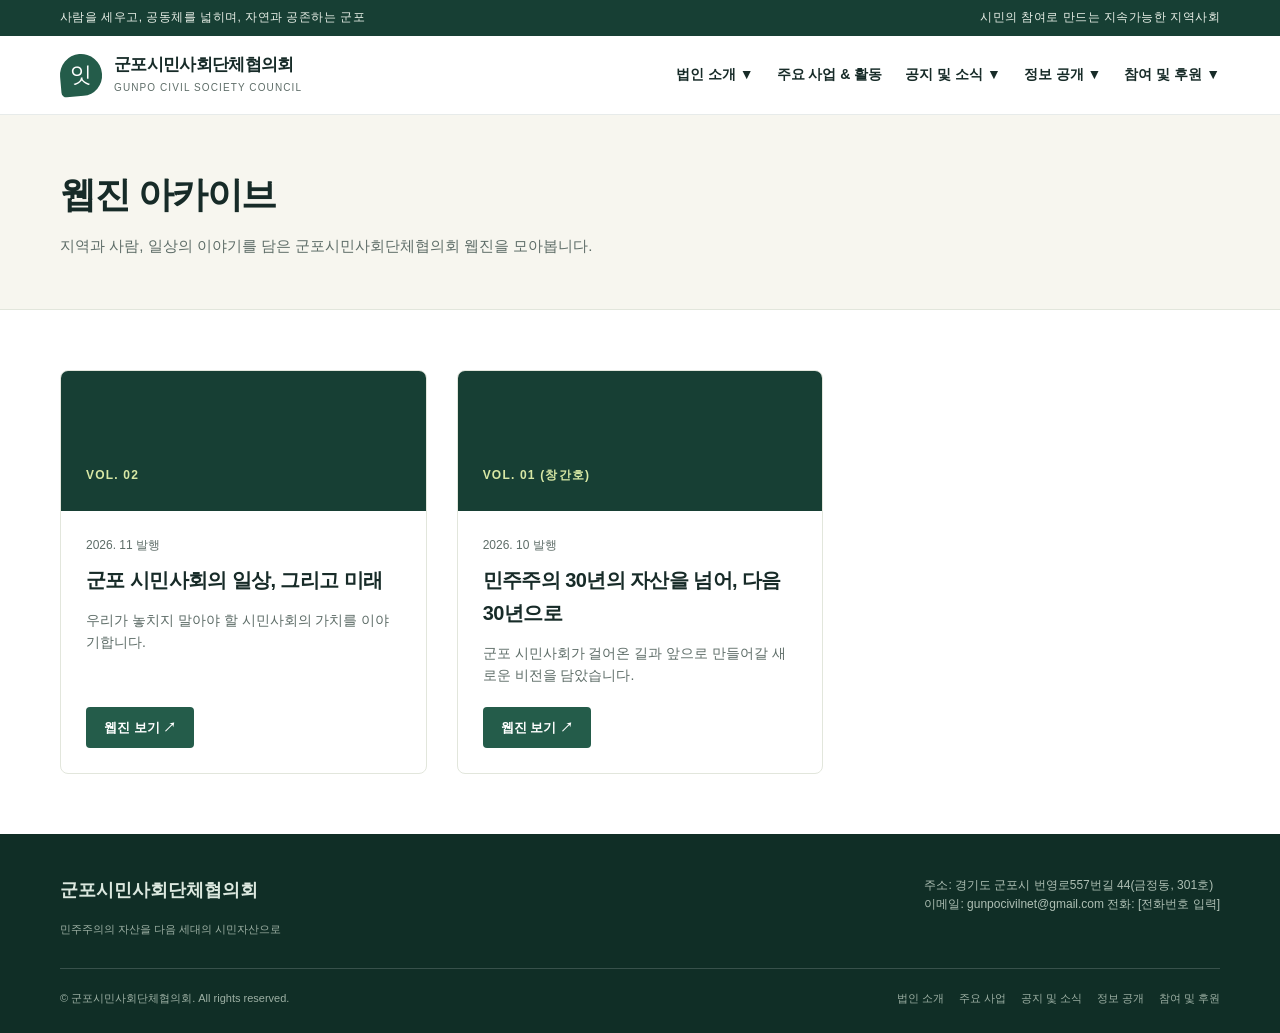
<file: webzine.html>
<!doctype html>
<html lang="ko">
<head>
  <meta charset="utf-8">
  <meta name="viewport" content="width=device-width, initial-scale=1">
  <meta name="description" content="군포시민사회단체협의회 - 웹진 아카이브">
  <title>웹진 아카이브 : 군포시민사회단체협의회</title>
  <style>
    :root {
      --ink: #172b28;
      --muted: #5e6d68;
      --green: #245c4a;
      --green-dark: #173f34;
      --lime: #d8e8a5;
      --cream: #f7f6ef;
      --paper: #fff;
      --line: #e2e6dc;
      --accent: #e5a64a;
      --max: 1160px;
    }
    * { box-sizing: border-box; }
    html { scroll-behavior: smooth; scroll-padding-top: 88px; }
    body { margin: 0; font-family: "Pretendard", "Noto Sans KR", -apple-system, BlinkMacSystemFont, "Segoe UI", sans-serif; color: var(--ink); line-height: 1.65; background: var(--paper); }
    a { color: inherit; text-decoration: none; }
    button { font: inherit; }
    .wrap { width: min(var(--max), calc(100% - 44px)); margin-inline: auto; }
    
    /* 상단 통일 공통 스타일 */
    .topline { background: var(--green-dark); color: #e9f0e8; font-size: 12px; letter-spacing: .04em; }
    .topline .wrap { display:flex; justify-content:space-between; gap:16px; padding:8px 0; }
    header { position: sticky; top: 0; z-index: 20; background: rgba(255,255,255,.96); border-bottom: 1px solid rgba(23,63,52,.10); backdrop-filter: blur(12px); }
    .navrow { min-height: 78px; display:flex; align-items:center; justify-content:space-between; gap:28px; }
    .brand { display:flex; align-items:center; gap:12px; min-width: 240px; }
    .brandmark { display:grid; place-items:center; width:42px; height:42px; border-radius:50% 50% 48% 12%; background:var(--green); color:white; font-size:22px; transform:rotate(-5deg); }
    .brandmark span { transform:rotate(5deg); }
    .brand strong { display:block; font-size:17px; letter-spacing:-.04em; line-height:1.3; }
    .brand small { display:block; margin-top:4px; font-size:10px; color:var(--muted); letter-spacing:.11em; }
    
    /* PC 네비게이션 및 드롭다운 */
    nav { display:flex; align-items:center; gap:23px; }
    .nav-group { position: relative; }
    .navitem { position:relative; padding:27px 0; font-size:14px; font-weight:700; white-space:nowrap; display: inline-block; cursor: pointer; }
    .navitem::after { content:""; position:absolute; bottom:18px; left:0; width:0; height:2px; background:var(--green); transition:width .2s; }
    .nav-group:hover .navitem::after, .navitem:hover::after, .navitem:focus-visible::after { width:100%; }
    
    .dropdown {
      display: none;
      position: absolute;
      top: 100%;
      left: 0;
      background: #ffffff;
      min-width: 190px;
      box-shadow: 0 8px 20px rgba(0,0,0,0.08);
      border: 1px solid var(--line);
      border-radius: 4px;
      padding: 8px 0;
      z-index: 100;
    }
    .nav-group:hover .dropdown { display: block; }
    .dropdown a {
      display: block;
      padding: 10px 18px;
      font-size: 13px;
      font-weight: 600;
      color: var(--ink);
      transition: background 0.2s, color 0.2s;
    }
    .dropdown a:hover {
      background: var(--cream);
      color: var(--green);
    }
    .menu-toggle { display:none; border:1px solid var(--line); background:white; padding:8px 11px; border-radius:5px; cursor: pointer; }

    /* 페이지 타이틀 섹션 (성명서/웹진 공통) */
    .page-header { background: var(--cream); border-bottom: 1px solid var(--line); padding: 50px 0; }
    .page-header h1 { margin: 0 0 10px; font-size: 36px; letter-spacing: -.04em; }
    .page-header p { margin: 0; color: var(--muted); font-size: 15px; }

    /* 웹진 아카이브 컨텐츠 스타일 */
    .content-section { padding: 60px 0; }
    .webzine-grid { display: grid; grid-template-columns: repeat(auto-fill, minmax(340px, 1fr)); gap: 30px; }
    .webzine-card { background: white; border: 1px solid var(--line); border-radius: 8px; overflow: hidden; transition: transform 0.2s, box-shadow 0.2s; display: flex; flex-direction: column; }
    .webzine-card:hover { transform: translateY(-3px); box-shadow: 0 10px 25px rgba(0,0,0,0.06); }
    .webzine-thumb { background: var(--green-dark); color: white; padding: 25px; min-height: 140px; display: flex; flex-direction: column; justify-content: flex-end; }
    .webzine-thumb .vol { font-size: 12px; font-weight: 800; letter-spacing: .1em; color: var(--lime); }
    .webzine-body { padding: 25px; flex: 1; display: flex; flex-direction: column; justify-content: space-between; }
    .webzine-body .date { font-size: 12px; color: var(--muted); margin-bottom: 8px; }
    .webzine-body h3 { margin: 0 0 12px; font-size: 20px; letter-spacing: -.03em; color: var(--ink); }
    .webzine-body p { margin: 0 0 20px; font-size: 14px; color: var(--muted); line-height: 1.6; }
    .btn-read { display: inline-flex; align-items: center; gap: 6px; padding: 10px 18px; background: var(--green); color: white; border-radius: 4px; font-size: 13px; font-weight: 700; width: fit-content; }
    .btn-read:hover { background: var(--green-dark); }

    footer { background:#102e26; color:#dce8df; padding:42px 0 26px; }
    .footer-top { display:flex; justify-content:space-between; gap:30px; padding-bottom:30px; border-bottom:1px solid rgba(255,255,255,.17); }
    .footer-brand { font-size:18px; font-weight:800; }
    .footer-copy { max-width:520px; color:#aebfb4; font-size:12px; line-height:1.6; }
    .footer-bottom { display:flex; justify-content:space-between; gap:20px; padding-top:20px; color:#9db0a4; font-size:11px; }
    .footer-links { display: flex; gap: 15px; flex-wrap: wrap; }
    .footer-links a:hover { color: #fff; }
    .notice { margin-top:14px; font-size:11px; color:#9db0a4; }

    @media (max-width: 740px) {
      .navrow { flex-wrap:wrap; padding:13px 0; }
      .menu-toggle { display:block; }
      nav { display:none; flex-basis:100%; flex-direction:column; align-items:stretch; gap:0; padding:4px 0 8px; }
      nav.open { display:flex; }
      .nav-group { width: 100%; }
      .navitem { padding:13px 4px; font-size:14px; border-top:1px solid var(--line); width:100%; display: flex; justify-content: space-between; align-items: center; }
      .navitem::after { display:none; }
      .nav-group:hover .dropdown { display: none; }
      .dropdown { position: static; box-shadow: none; border: none; background: #f8f9f4; padding: 4px 0 8px 15px; width: 100%; border-radius: 0; }
      .nav-group.open .dropdown { display: block; }
      .footer-top, .footer-bottom { flex-direction:column; }
    }
  </style>
</head>
<body>
  <div class="topline">
    <div class="wrap"><span>사람을 세우고, 공동체를 넓히며, 자연과 공존하는 군포</span><span>시민의 참여로 만드는 지속가능한 지역사회</span></div>
  </div>
  
  <header>
    <div class="wrap navrow">
      <a class="brand" href="index.html" aria-label="군포시민사회단체협의회 홈">
        <span class="brandmark"><span>잇</span></span>
        <span><strong>군포시민사회단체협의회</strong><small>GUNPO CIVIL SOCIETY COUNCIL</small></span>
      </a>
      <button class="menu-toggle" type="button" aria-expanded="false" aria-controls="main-nav">메뉴 ☰</button>
      <nav id="main-nav" aria-label="주 메뉴">
        <div class="nav-group">
          <span class="navitem">법인 소개 <span class="arrow">▼</span></span>
          <div class="dropdown">
            <a href="index.html#about">소개 및 비전</a>
            <a href="organization.html">조직도 및 운영 체계</a>
            <a href="history.html">걸어온길 (연혁)</a>
          </div>
        </div>
        
        <div class="nav-group">
          <a class="navitem" href="index.html#activities">주요 사업 &amp; 활동</a>
        </div>
        
        <div class="nav-group">
          <span class="navitem">공지 및 소식 <span class="arrow">▼</span></span>
          <div class="dropdown">
            <a href="notice.html">협의회 공지사항</a>
            <a href="statement.html">성명서 · 정책 제안</a>
            <a href="gallery.html">언론 보도 및 활동 갤러리</a>
            <a href="webzine.html">웹진 아카이브</a>
          </div>
        </div>

        <div class="nav-group">
          <span class="navitem">정보 공개 <span class="arrow">▼</span></span>
          <div class="dropdown">
            <a href="info.html?tab=rules">정관 및 운영 규정</a>
            <a href="info.html?tab=donation">기부금 모금·집행 내역</a>
            <a href="info.html?tab=audit">결산 및 감사 보고서</a>
          </div>
        </div>

        <div class="nav-group">
          <span class="navitem">참여 및 후원 <span class="arrow">▼</span></span>
          <div class="dropdown">
            <a href="join.html">회원가입</a>
            <a href="index.html#participate">참여 및 후원 안내</a>
          </div>
        </div>
      </nav>
    </div>
  </header>

  <main>
    <section class="page-header">
      <div class="wrap">
        <h1>웹진 아카이브</h1>
        <p>지역과 사람, 일상의 이야기를 담은 군포시민사회단체협의회 웹진을 모아봅니다.</p>
      </div>
    </section>

    <section class="content-section">
      <div class="wrap">
        <div class="webzine-grid">
          <!-- 웹진 Vol.02 -->
          <article class="webzine-card">
            <div class="webzine-thumb">
              <span class="vol">VOL. 02</span>
            </div>
            <div class="webzine-body">
              <div>
                <div class="date">2026. 11 발행</div>
                <h3>군포 시민사회의 일상, 그리고 미래</h3>
                <p>우리가 놓치지 말아야 할 시민사회의 가치를 이야기합니다.</p>
              </div>
              <a href="webzine-detail-2.html" class="btn-read">웹진 보기 ↗</a>
            </div>
          </article>

          <!-- 웹진 Vol.01 -->
          <article class="webzine-card">
            <div class="webzine-thumb">
              <span class="vol">VOL. 01 (창간호)</span>
            </div>
            <div class="webzine-body">
              <div>
                <div class="date">2026. 10 발행</div>
                <h3>민주주의 30년의 자산을 넘어, 다음 30년으로</h3>
                <p>군포 시민사회가 걸어온 길과 앞으로 만들어갈 새로운 비전을 담았습니다.</p>
              </div>
              <a href="webzine-detail-1.html" class="btn-read">웹진 보기 ↗</a>
            </div>
          </article>
        </div>
      </div>
    </section>
  </main>

  <footer>
    <div class="wrap">
      <div class="footer-top">
        <div><div class="footer-brand">군포시민사회단체협의회</div><div class="notice">민주주의의 자산을 다음 세대의 시민자산으로</div></div>
        <div class="footer-copy">주소: 경기도 군포시 번영로557번길 44(금정동, 301호)<br>이메일: gunpocivilnet@gmail.com 전화: [전화번호 입력]</div>
      </div>
      <div class="footer-bottom">
        <span>© 군포시민사회단체협의회. All rights reserved.</span>
        <div class="footer-links">
          <a href="index.html#about">법인 소개</a>
          <a href="index.html#activities">주요 사업</a>
          <a href="notice.html">공지 및 소식</a>
          <a href="info.html">정보 공개</a>
          <a href="join.html">참여 및 후원</a>
        </div>
      </div>
    </div>
  </footer>

  <script>
    const toggle = document.querySelector('.menu-toggle');
    const nav = document.querySelector('#main-nav');
    toggle.addEventListener('click', () => {
      const opened = nav.classList.toggle('open');
      toggle.setAttribute('aria-expanded', String(opened));
    });
    
    document.querySelectorAll('.nav-group').forEach(group => {
      const item = group.querySelector('.navitem');
      const dropdown = group.querySelector('.dropdown');
      if (dropdown && item) {
        item.addEventListener('click', (e) => {
          if (window.innerWidth <= 740) {
            e.preventDefault();
            document.querySelectorAll('.nav-group').forEach(og => { if (og !== group) og.classList.remove('open'); });
            group.classList.toggle('open');
          }
        });
      }
    });
  </script>
</body>
</html>
</file>
